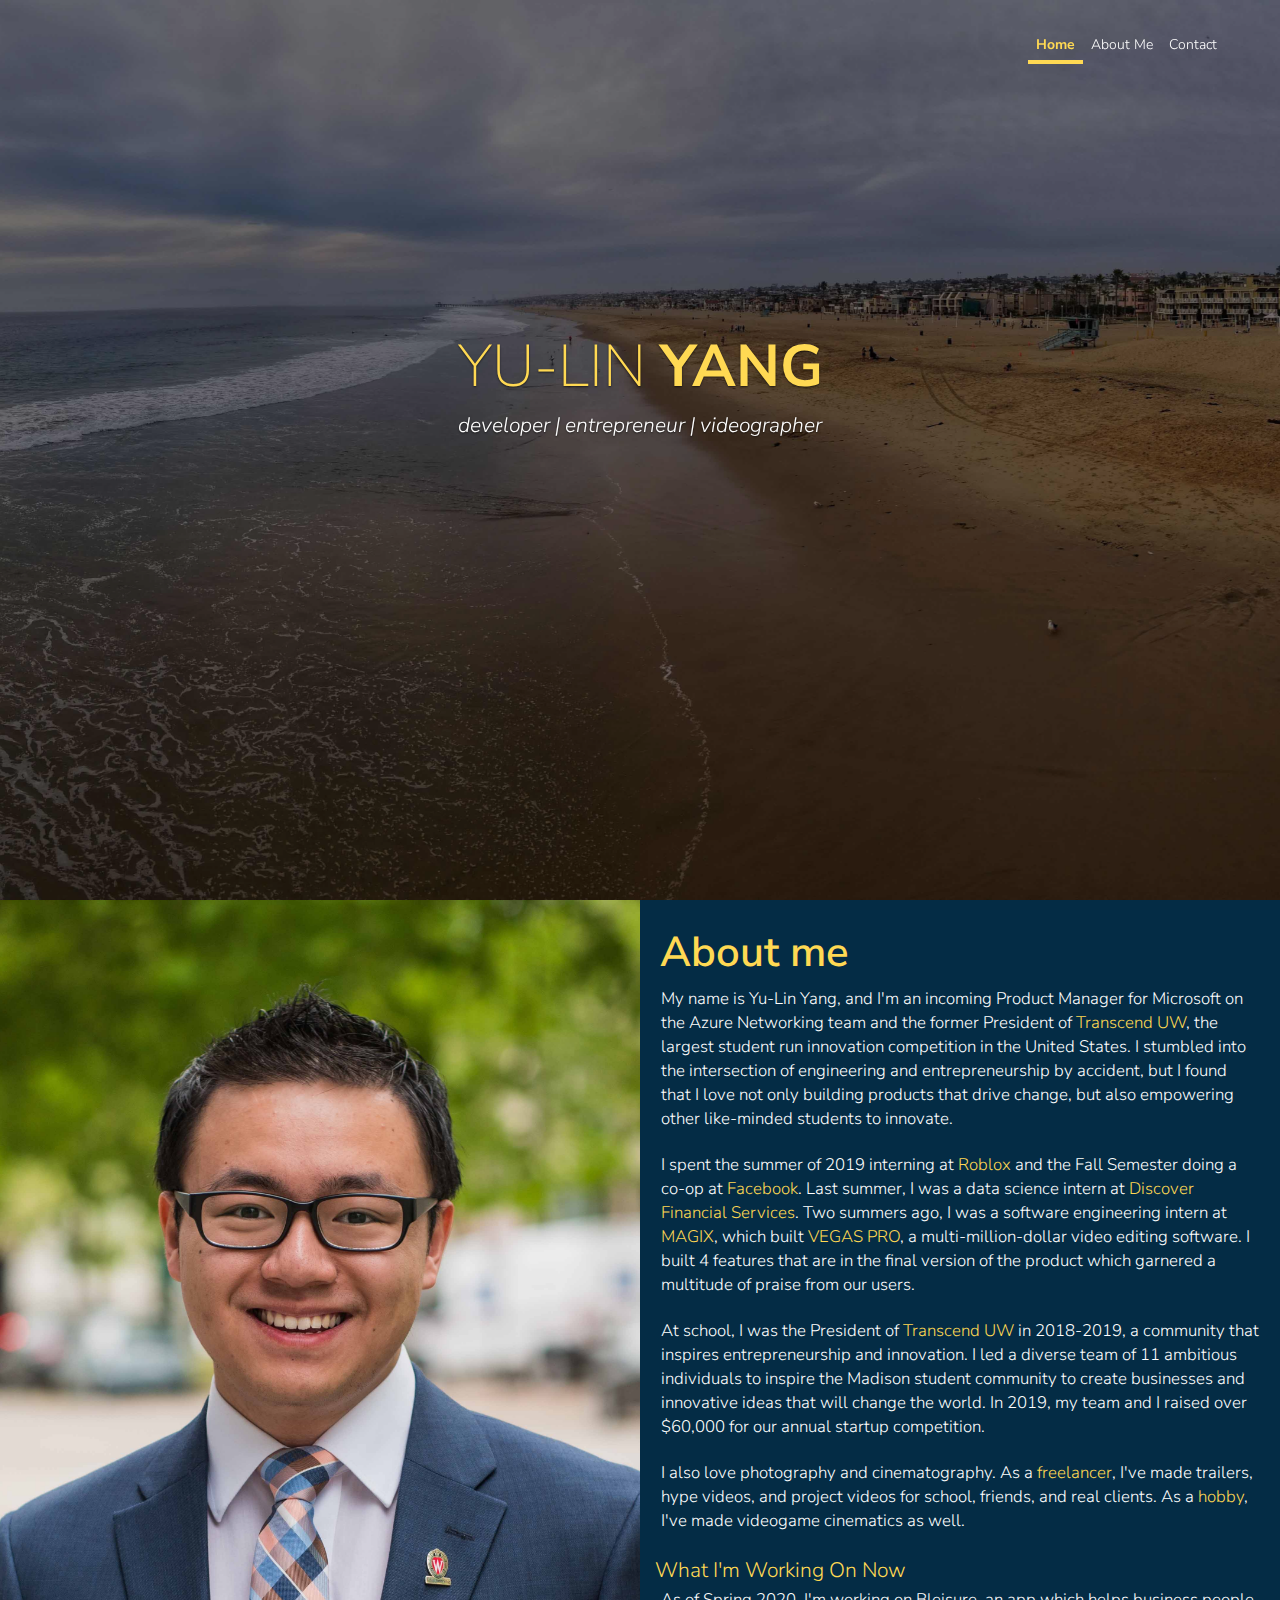
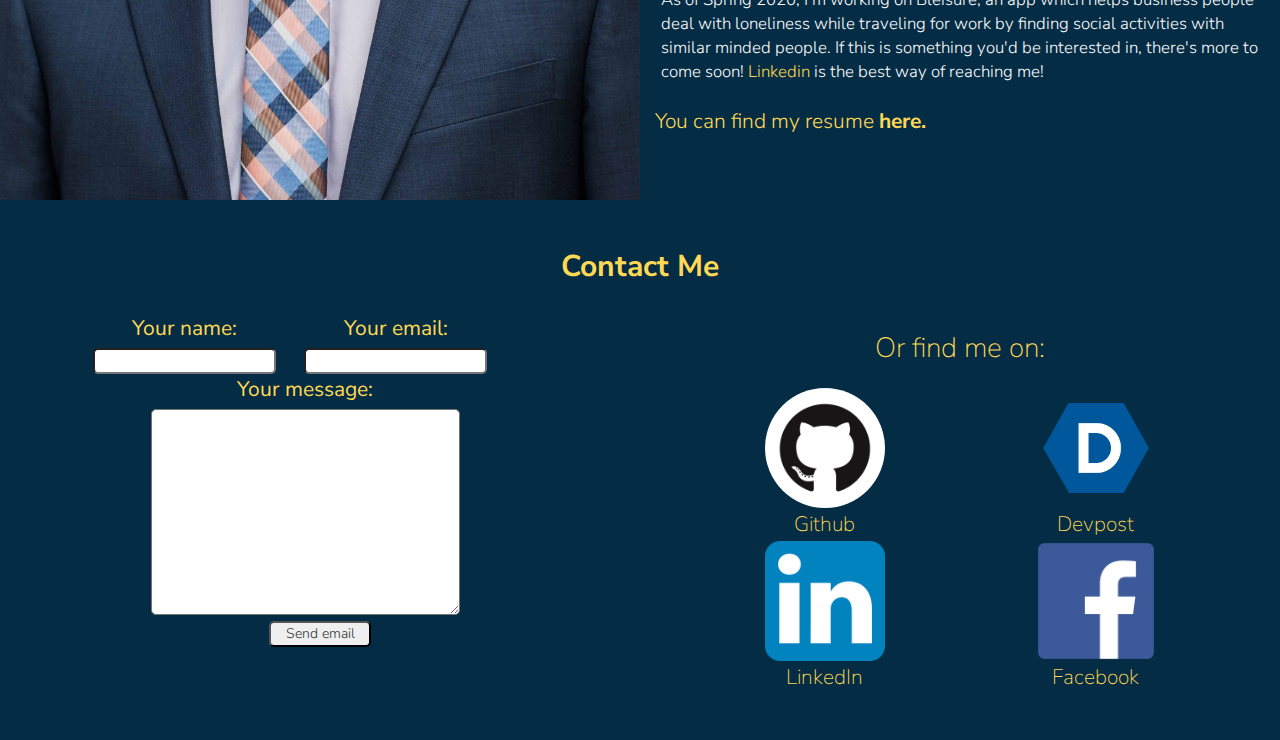
<file: index.html>
<!DOCTYPE html>
<html lang="en">

<head>
  <meta charset="UTF-8">
  <meta name="referrer" content="origin">
  <title>Yu-Lin's Website</title>
  <link rel="stylesheet" href="https://maxcdn.bootstrapcdn.com/bootstrap/3.3.1/css/bootstrap.min.css">
  <link rel="stylesheet" href="css/style.css">
  <script src="js/prefixfree.min.js"></script>
  <meta name="viewport" content="width=device-width, initial-scale=1, maximum-scale=1, user-scalable=no">
  <meta name="theme-color" content="#042C45">
  <meta name="apple-mobile-web-app-status-bar-style" content="#042C45">
  <meta name="msapplication-navbutton-color" content="#042C45">
  <link rel="shortcut icon" href="resources/favicon.gif" />
  

  <meta property="og:title" content="Yu-Lin Yang"/>
  <meta property="og:type" content="profile"/>
  <meta property="og:url" content="http://www.yulinyang.me/"/>
  <meta property="og:image" content=" http://yulinyang.me/resources/preview.png"/>
  <meta property="og:site_name" content="Yu-Lin's Website"/>
  <meta property="fb:app_id" content="1234567890987654321"/>
  <meta property="og:description" content="Welcome to my site! Hope you enjoy!"/>
</head>














<body>

<header>
  <nav class="navbar navbar-default navbar-fixed-top" role="navigation">
    <div class="container">
      <div class="navbar-header">
        <button type="button" class="navbar-toggle collapsed" data-toggle="collapse" data-target="#collapse">
          <span class="sr-only">Toggle navigation</span>
          <span class="icon-bar"></span>
          <span class="icon-bar"></span>
          <span class="icon-bar"></span>
        </button>
        
      </div><!-- navbar-header -->





      <div class="collapse navbar-collapse" id="collapse">
        <ul class="nav navbar-nav navbar-right">
          <li class="active"><a href="#featured">Home</a></li>
          <li><a href="#about">About Me</a></li>
          <!-- <li><a href="#projects">Projects</a></li> -->
          <li><a href="#contact">Contact</a></li>
        </ul>        
      </div><!-- collapse navbar-collapse -->
    </div><!-- container -->
  </nav>



  <div class="carousel fade" data-ride="carousel" id="featured">

      <div class ="introduction">

          <h3>YU-LIN <b>YANG</b></h3>
          <p><i>developer | entrepreneur | videographer</i></p>
      </div>


    <ol class="carousel-indicators">
    </ol>

    <div class="carousel-inner fullheight" data-interval="20000">
            <div class="item active"><img src="resources/1.jpg"></div>
            <div class="item"><img src="resources/2.jpg"></div>
            <div class="item"><img src="resources/3.jpg"></div>
            <div class="item"><img src="resources/4.jpg"></div>     
            <div class="item"><img src="resources/5.jpg"></div>
 
    </div><!-- carousel-inner -->


    <a class="left carousel-control" href="#featured" role="button" data-slide="prev">
      <span class="glyphicon glyphicon-chevron-left"></span>
    </a>
    <a class="right carousel-control" href="#featured" role="button" data-slide="next">
      <span class="glyphicon glyphicon-chevron-right"></span>
    </a>
  </div><!-- featured carousel -->


</header>








<div class="main">

  <div class="page" id="about">
    <div class="container-fluid" id="about_container">
      <div class="row" id="about_row">

        <div class=" halfPicture col-lg-6 col-md-6 fullheight" id="portrait">
        </div> 

        <div class="about_text col-lg-6 col-md-6 fullheight" id="about_text_id">
              <h3>About me</h3>
              <p>My name is Yu-Lin Yang, and I'm an incoming Product Manager for Microsoft on the Azure Networking team and the former President of <a href="http://transcenduw.com/" target="_blank">Transcend UW</a>, the largest student run innovation competition in the United States. I stumbled into the intersection of engineering and entrepreneurship by accident, but I found that I love not only building products that drive change, but also empowering other like-minded students to innovate. 
              </p><br>
              <p>I spent the summer of 2019 interning at <a href="https://corp.roblox.com/" target="_blank">Roblox</a> and the Fall Semester doing a co-op at <a href="https://www.facebook.com/careers/" target="_blank">Facebook</a>. Last summer, I was a data science intern at <a href="http://www.discover.com" target="_blank">Discover Financial Services</a>. Two summers ago, I was a software engineering intern at <a href="http://www.magix.com/us/" target="_blank">MAGIX</a>, which built <a href="http://www.vegascreativesoftware.com/us/" target="_blank">VEGAS PRO</a>, a multi-million-dollar video editing software. I built 4 features that are in the final version of the product which garnered a multitude of praise from our users.
              </p><br>
              <p>At school, I was the President of <a href="http://transcenduw.com/" target="_blank">Transcend UW</a> in 2018-2019, a community that inspires entrepreneurship and innovation. I led a diverse team of 11 ambitious individuals to inspire the Madison student community to create businesses and innovative ideas that will change the world. In 2019, my team and I raised over $60,000 for our annual startup competition.
              </p><br>
              <p>I also love photography and cinematography. As a <a href="https://www.youtube.com/user/SayW4Wumbo" target="_blank">freelancer</a>, I've made trailers, hype videos, and project videos for school, friends, and real clients. As a <a href="https://www.youtube.com/user/triplexlink" target=_"blank">hobby</a>, I've made videogame cinematics as well.
              </p><br>
              <!--
              <p>If you have an idea for something amazing, crazy, or straight up impossible and need an extra hand, hit me up and I'm more than eager to explore the unknown with you.
              </p><br>
              -->
              <h4>What I'm Working On Now</h4>
              <p>As of Spring 2020, I'm working on Bleisure, an app which helps business people deal with loneliness while traveling for work by finding social activities with similar minded people. If this is something you'd be interested in, there's more to come soon!
              <a href="https://www.linkedin.com/in/yyang0087" target="_blank">Linkedin</a> is the best way of reaching me! </p>
              <br>
              <h4>You can find my resume <b><a href="resources/Yu-Lin_Yang_Resume_2019.pdf" target="_blank">here.</a></b></h4>
        </div> 


      </div><!-- outer row -->
    </div><!-- container -->
  </div><!-- about page -->


<!--

  <div class="page" id="projects">
    <div id="h2Title"><h2>PROJECTS</h2></div>
    <div id="h3Title"><h3>This section is currently under construction.</h3></div>

-->



<!--

    <div class="container" id="proj_cont">
      
      <div class="row" id="proj_row">

          <div class="proj col-md-6 col-lg-4">
            <img class="globe" src="resources/globe.png" alt="Avatar">
            <div class="middle">
                <div class="midtext">
                  <a href="projects/globe.html">3D Infographic</a> of Global Terrorism Attacks from 2012-2014 (2016, web.gl, html, css, js)
                </div>
              </div>
            <span class="project"></span>
          </div>



          <div class="proj col-md-6 col-lg-4">
            <img class="globe" src="resources/pocketnote.jpg" alt="Avatar">
            <div class="middle">
                <div class="midtext">
                  <a href="projects/pocketnote.html">PocketNote</a>
                </div>
              </div>
            <span class="project"></span>
          </div>


          <div class="proj col-md-6 col-lg-4">
            <img class="globe" src="resources/ticketbuddy.jpg" alt="Avatar">
            <div class="middle">
                <div class="midtext">
                  <a href="projects/ticketbuddy.html">TicketBuddy</a>
                </div>
              </div>
            <span class="project"></span>
          </div>

          <div class="proj col-md-6 col-lg-4">
            <img class="globe" src="resources/sweeper.jpg" alt="Avatar">
            <div class="middle">
                <div class="midtext">
                  <a href="projects/sweeper.html">Sweeper</a>
              </div>
            <span class="project"></span>
          </div>










        <blockquote class="proj col-md-6 col-lg-3" id="ticketbuddy">
          <div class="quote">
            <span class="intro">UW-Madison TicketBuddy <br>(2016, iOS, Swift, Xcode, Firebase, Node.js)</span>
            <span class="more">At UW Madison, there are many people trying to buy/sell football tickets the day before/of the game and trying to communicate over other forms of social media such as Facebook and Snapchat. Many of the buyers/sellers have trouble communicating with other buyers/sellers. This app attempts to streamline that process of finding matches and efficiently completing transactions. I used Swift in Xcode to build the foundation of the app. I implemented Firebase to have a database to store the login data. I instantiated a local Node.js server to store the posting data for each game.<p> More information can be found <a href="https://github.com/yyang0087/TicketBuddy" target="_blank">here.</a></p>
            </span>
            <span class="project"></span>
          </div>
        </blockquote>

        <blockquote class="proj col-md-6 col-lg-3" id="pocketnote">
          <div class="quote">
            <span class="intro">PocketNote (2016, iOS, Swift, XCode)</span>
            <span class="more">This is a simple notetaking app that is made to mimic a short, clean, and concise note in a pocket. The design is to minimize clutter, and notifications allow the user to be periodically reminded of the note. <p> More information can be found <a href="https://github.com/yyang0087/PocketNote"target="_blank">here.</a></p></span>
            <span class="project"></span>
          </div>
        </blockquote>

        <blockquote class="proj col-md-6 col-lg-3" id="sweeper">
          <div class="quote">
            <span class="intro">Process Sweeper (2015, Processing, Java)</span>
            <span class="more">This is a mini project during the summer of 2015 that utilizes Processing, a software that allows intuitive visual Java.<p> More information can be found <a href="https://github.com/yyang0087/Process-Sweeper" target="_blank">here.</a></p></span>
            <span class="project"></span>
          </div>
        </blockquote>


-->

      </div>
    </div><!-- container -->
  </div><!-- testimonials page -->
  <!-- <div id="h3Title"><h3>I apologize for the inconvenience :-)</h3></div> -->
</div><!-- main -->




<div class="page" id="contact">
  <div class="container-fluid">
    <h2><b>Contact Me</b></h2>
    <div class="row" id="cform">


      <form class="col-lg-6" id="contact-form" method="POST">
        <div class ='row col-lg-12'>
          <div class="row col-lg-5 col-lg-offset-1">
            <label class= "contact_title" for="name" style="font-weight:normal;">Your name:</label><br />
            <input type="text" name="name" placeholder="" type="text" size"30" /><br />
          </div>
          <div class="row col-lg-5">
            <label class= "contact_title" for="email" style="font-weight:normal;">Your email:</label><br />
            <input type="email" name="_replyto" placeholder="">
            <input type="hidden" name="_subject" value="Website contact" />
          </div>
        </div>
        <div class="row col-lg-12">
          <label class= "contact_title" for="message" style="font-weight:normal;">Your message:</label><br />
          <textarea name="message" placeholder=""rows="10" cols="36"></textarea><br />
          <input type="text" name="_gotcha" style="display:none" />
        </div>

          <input class="row col-lg-2 col-lg-offset-5" type="submit" value="Send email">
      </form>
      <script>
          var contactform =  document.getElementById('contact-form');
          contactform.setAttribute('action', 'https://formspree.io/' + 'yyang0087' + '@' + 'gmail' + '.' + 'com');
      </script>

      <div class="container-fluid col-lg-6" id="icons">
            <h3 class= "contact_title" >Or find me on: </h3>
            <div class="row">
              <article class="links col-xs-6">
                <a href="https://github.com/yyang0087" target="_blank">
                  <img class="icon" src="resources/gh.png" alt="Icon" id="git">
                  <h4 class= "contact_title" >Github</h4>
                </a>
              </article>
              <article class="links col-xs-6">
                <a href="https://devpost.com/yyang0087" target="_blank">
                  <img class="icon" src="resources/devpost.png" alt="Icon">
                  <h4 class= "contact_title" >Devpost</h4>
                </a>
              </article>
              <article class="links col-xs-6">
                <a href="https://www.linkedin.com/in/yyang0087" target="_blank">
                  <img class="icon" src="resources/linkedin.png" alt="Icon">
                  <h4 class= "contact_title" >LinkedIn</h4>
                </a>
              </article>
              <article class="links col-xs-6">
                <a href="https://facebook.com/yyang0087" target="_blank">
                  <img class="icon" src="resources/facebook.png" alt="Icon">
                  <h4 class= "contact_title" >Facebook</h4>
                </a>
              </article>

            </div>
      </div> <!-- doctor -->  


    </div>        
  </div>
</div>

<script src="https://ajax.googleapis.com/ajax/libs/jquery/1.11.1/jquery.min.js"></script>
<script src="https://maxcdn.bootstrapcdn.com/bootstrap/3.3.1/js/bootstrap.min.js"></script>
<script src="js/main.js"></script>
</body>
</html>
</file>
<file: css/style.css>
@import url('https://fonts.googleapis.com/css?family=Nunito+Sans:300,400,600,700');

/**  Basic Page CSS **/
body{
  font-family: "Nunito Sans", sans-serif;
  font-weight: 300;
  font-size: 2em;
  position: relative;
}

h1, h2, h3, h4, h5, h6 {
  font-family: "Nunito Sans", sans-serif;
  font-weight: 100;
  margin: 0;
}
#h3Title {
  text-align: center;
  color: #FFD953;
}

@media all and (max-width: 2560px) { /* screen size until 1200px */
    body {
        font-size: 1.7em; /* 1.5x default size */
    }
}
@media all and (max-width: 1367px) { /* screen size until 1200px */
    body {
        font-size: 1.4em; /* 1.5x default size */
    }
}
@media all and (max-width: 800px) { /* screen size until 1000px */
    body {
        font-size: 1.2em; /* 1.2x default size */
    }
}

@media all and (max-height: 769px) { /* screen size until 1000px */
    .about_text {
        font-size: 0.8em; /* 1.2x default size */
    }
}
@media all and (max-height: 545px) { /* screen size until 1000px */
    .about_text {
        font-size: 0.6em; /* 1.2x default size */
    }
}


.about_text a {
    color: #FFD953; !important;
}

/**  Header Navigation **/

header .navbar {
  padding: 30px 0;
  transition: all .5s ease-out;
}

header .navbar-default {
  background-color: transparent;
  border: none;
}

header .navbar-default .navbar-nav a {
  color: white;
  padding: 5px 8px;
}

header .navbar-default .navbar-nav a:hover {
  color: #ffc266;
}

header .navbar-default .navbar-nav .active a {
  font-weight: 700;
  color: #FFD953;
  background: transparent;
  border-bottom: 4px solid #FFD953;
  text-shadow: none;
}

header .navbar-default .navbar-nav .active a:hover {
  color: #80b3ff;
  background: transparent;
  text-shadow: none;
}


/**  Navbar Toggle **/
header .navbar-toggle {
  background-color: #279182;
}

header .navbar-default .navbar-toggle .icon-bar {
  background-color: white;
}

@media only screen
and (max-width: 768px) {
  header .navbar-collapse.in {
    background-color: rgba(0,0,0, .5);
  }
}

/**  nav inbody **/

header .inbody {
  background: rgb(35,80,103);
}

header .navbar.inbody {
  padding-top: 0;
  padding-bottom: 0;
}

header .navbar.inbody .navbar-nav {
  padding-top: 10px;
}

header .inbody .navbar-brand {
  background-size: 43px;
  background-position: top left;
  margin-top: 5px;
  padding-bottom: 0;
  margin-left: 10px;
}

header .inbody .navbar-brand h1 {
  font-size: 1.1em;
  padding-left: 38px;
}

header .inbody .navbar-brand span.subhead {
  display: none;
}


/**header .introduction {
  position: absolute;
  bottom: 50%;
  left: 25%;
  z-index: 100;
  color: white;
  text-shadow: 0 1px 2px rgba(0,0,0,.6);
  text-align: center;
  margin-bottom: 30px;
}*/
header .introduction {
    width: 90%;
    height: 50%;

    position: absolute;
    z-index: 200;
    top:200px;
    bottom: 0;
    left: 0;
    right: 0;

    margin: auto;
    color: white;
    text-shadow: 0 1px 2px rgba(0,0,0,.6);
    text-align: center;
}
header .introduction img.icon {
  display: none;
  width: 150px;
  margin: 0 auto;
  margin-bottom: 0px;
  border-radius: 200px;
}
header .introduction h3 {
  font-size: 4.2em;
  margin: 10px;
  color: #FFD953;

}
header .introduction p {
  font-size: 1.5em;
  margin: 10px;
  color: #FFFFFF;
}


/**  Carousel Fade **/

.carousel.fade {
  opacity: 1;
}

.carousel.fade .item {
  transition: opacity ease-out 1.5s;
  left: 0;
  opacity: 0;
  top: 0;
  position: absolute;
  width: 100%;
  display: block;
}

.carousel.fade .item:first-child {
  top: auto;
  opacity: 1;
  position: relative;
}

.carousel.fade .item.active {
  opacity: 1;

}

.carousel-control {
  opacity: 0;
}

.carousel-control.right,
.carousel-control.left {
  background-image: none;
}

#featured .item {
  background-size: cover;
  background-repeat: no-repeat;
  background-position: center center;
  width: 100%;
  height: 100%;
  filter: brightness(50%);
}







/**  Page **/
.page {
  padding: 50px 0;
}

.page h2 {
  color: #FFD953;
  text-align: center;
  margin-bottom: 30px;
}




/**  Page -- About Me **/

#about {
  padding: 0px;
  /**background-image: linear-gradient(to bottom, #E4D29D, #CDAE50);*/
}


.about_text {
  padding: 20px 0px;
  left: 0;
  right: 0;
  z-index: 150;
  background: #042C45;
}

.about_text h3 {
  
  font-weight: 600;
  font-size: 3em;
  color: #FFD953;
  padding: 10px;
  margin: 0px 10px 0px;
}

.about_text h4 {
  
  font-weight: 300;
  font-size: 1.5em;
  color: #FFD953;
  padding: 5px;
  margin: 0px 10px 0px;
}

.about_text p {
  font-size: 1.2em;
  padding: 1px;
  margin: 0px 20px;
  color: #FFFFFF;
}

.about_text img {
  width: 100%;
}
.halfPicture{
  background: url(../resources/candidate.jpg) no-repeat center center;
  background-size: cover;

}
.extend{
  height: auto !important;
}
.restore {
  background-size: cover;
}
.elim {
  display: none;
}

/**
.about_text_adjustment {
  background: url(../resources/train.jpg) no-repeat center center;
  background-size: cover;
  filter: brightness(70%);
}*/
.container_fluid .about_text_adjustment p {
  font-size: 1em;
  color: #000000;
}











/**  Page -- projects **/

#projects {
  padding: 0;
  /**background: url(../resources/6.jpg) no-repeat fixed center;*/
  background-color: #666666;
}
#proj_row {

}
.proj {
  overflow: hidden;
  text-align: center;
  padding: 10px 10px;
}
.globe {
    max-width:100%;
    /*max-height:50%;*/
    vertical-align: middle;
}
#projects h2 {
  /**display: none;*/
  font-size: 3em;
  color: #FFD953;
  line-height: 1.8;
  font-weight: bold;
  margin: auto;
  text-shadow: 0 1px 2px rgba(0,0,0,.6);
  text-align: center;
}




.middle {
  position: absolute;
  top: 0;
  bottom: 0;
  left: 0;
  right: 0;
  height: 100%;
  width: 100%;
  opacity: 0;
  transition: .5s ease;
  background-color: rgba(0,0,0,0.5);
  margin: 10px;
  vertical-align: center;
}

.proj:hover .middle {
  opacity: 1;
}

#projects .globe {

}
.midtext {
  color: white;
  font-size: 20px;
  position: absolute;
  top: 50%;
  left: 50%;
  transform: translate(-50%, -50%);
  -ms-transform: translate(-50%, -50%);
}








#projects blockquote {
  margin: 0;
  padding: 0;
  border-left: none;
  min-height: 500px;
  position: relative;
}

#projects blockquote .quote {
  background-color: rgba(255,255,255,.6);
  padding: 20px 5%;
  position: absolute;
  bottom: 0;
  width: 75%;
  font-weight: 400;
  border-radius: 0 50px 0 0;
}

#projects blockquote .quote:hover {
  background-color: rgba(239,240,196,.9);
}

#projects #pocketnote {
  background: url(../resources/pocketnote.jpg) no-repeat center center;
  background-size: cover;
}

#projects #ticketbuddy {
  background: url(../resources/ticketBuddy.jpg) no-repeat center center;
  background-size: cover;
}

#projects #sweeper {
  background: url(../resources/sweeper.jpg) no-repeat center center;
  background-size: cover;
}

#projects .quote {
  font-size: 1.2em;
  line-height: 110%;
  font-weight: 400;
}


#projects .quote .more, #projects .project {
  opacity: 0;
  font-size: 0;
  line-height: 0;
  padding-top: 10px;
}


#projects .quote:hover .more {
  font-family: "Open Sans", sans-serif;
  font-weight: 100;
  display: block;
  opacity: 1;
  font-size: .8em;
  line-height: 120%;
}

#projects .quote:hover .project {
  display: block;
  font-size: .7em;
  text-align: right;
}


#projects .quote:hover .intro::after {
  content: '';
}


.thumb {
    margin-bottom: 30px;
}
.proj-thumbnails {

  border-radius: 55px;
}


.featureproj {
    display: block;
    width: 100%;
    margin: 0;
}

.author {
    font-style: italic;
    line-height: 1.3;
    color: #aab6aa;
}

.blog-stripe .block-title {
    background: black;
    width: 100%;
    color: white;
    height: 100px;
    padding-top: 20px;
}

.all-blogs .media {
    margin-left: -40px;
    padding-bottom: 20px;
    border-bottom: 1px solid #CCCCCC;
}












/**  Page -- contact **/
#contact{
  background: rgba(104,73,49,.5);
  background: #042C45;
  background-size: cover;
  text-align: center;

}
#contact img.icon {
  text-align: center;
  display: block;
  margin: 5px auto;
  width: 120px;
}
#icons {
  padding: 0 5%;
}
/**#contact .form {
  background-color: #55ffff;
  background-size: cover;
  margin: 0 auto;
}
*/
/**#contact .container {
  background-color: #55ffff;
  background-size: cover;
}
*/

.links {
  margin: 0px 0;
  text-align: center;
  max-width:100%;
  max-height:100%;
}
/**@media only screen 
and (min-width: 450px)
and (max-width: 768px) {
  .link img {
    padding: 0 20%;
  }
}


*/
input{
  -webkit-border-radius: 5px;
  -moz-border-radius: 5px;
  border-radius: 5px;
}
textarea {
  -webkit-border-radius: 5px;
  -moz-border-radius: 5px;
  border-radius: 5px;
}
.contact_title {
  font-size: 1.5em;
  color: #FFD953;
}
#contact h3 {
  margin: 10px;
  font-size: 2em;
  color: #FFD953;
  line-height: 1.8;
}
#git {
  border-radius: 900px;
}
</file>
